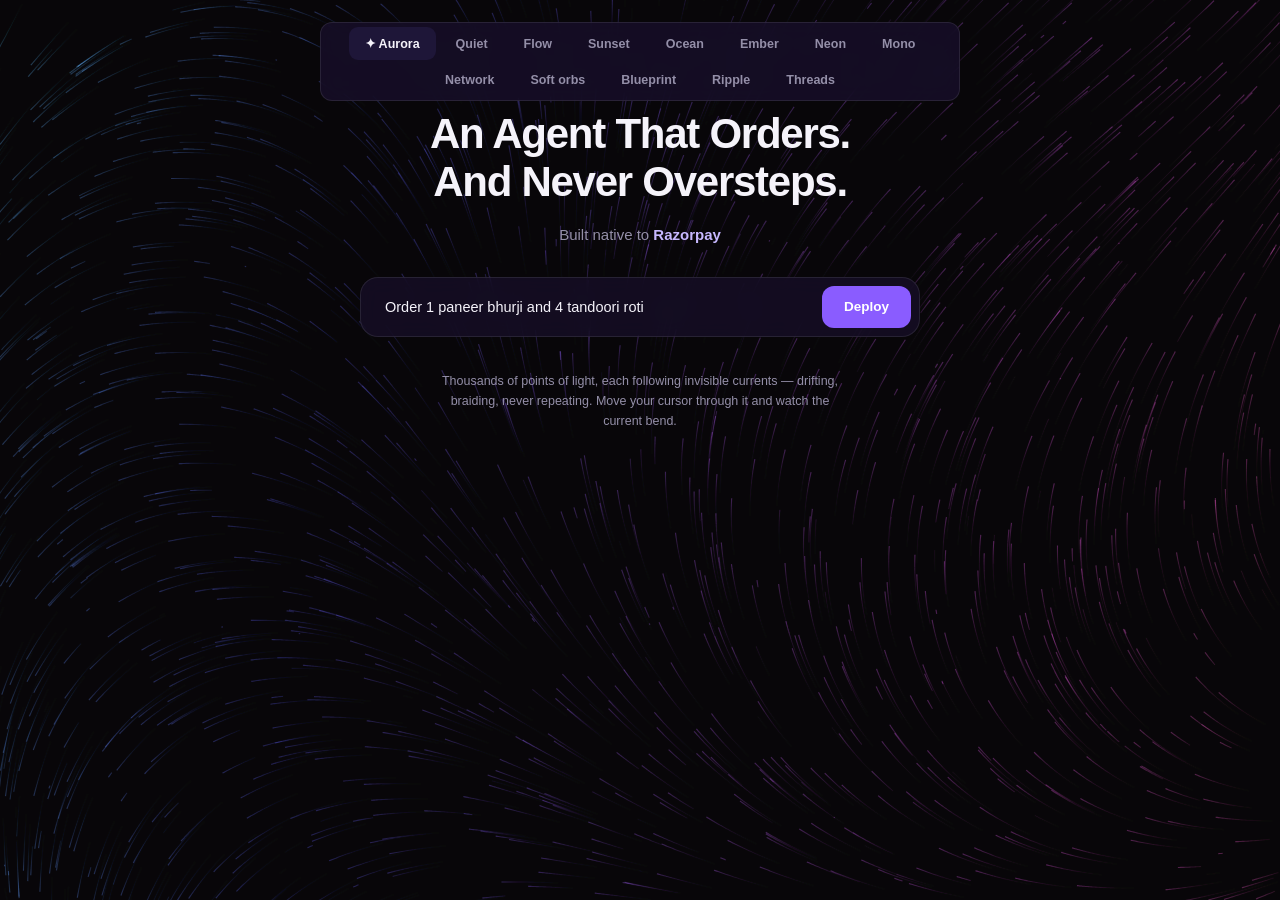
<file: amma-kitchen-agent/design/reference_background.html>
<!DOCTYPE html>
<html lang="en">
<head>
<meta charset="UTF-8">
<meta name="viewport" content="width=device-width, initial-scale=1">
<title>Amma's Kitchen — Background Options</title>
<style>
  :root{
    --bg:#0A0714; --card:#170F28; --card-2:#1E1638; --line:rgba(255,255,255,0.09);
    --ink:#F5F3FA; --muted:#948FA8; --violet:#8A5CFF; --lilac:#C7B8FF; --amber:#FFB020;
    --font: -apple-system, BlinkMacSystemFont, 'Segoe UI', Roboto, sans-serif;
    --font-mono: ui-monospace, 'SF Mono', Consolas, monospace;
  }
  *{box-sizing:border-box;}
  html,body{ margin:0; background:var(--bg); height:100%; }
  body{ color:var(--ink); font-family:var(--font); position:relative; overflow-x:hidden; }
  #bgCanvas{ position:fixed; inset:0; z-index:0; display:block; }

  .switcher{
    position:fixed; top:22px; left:50%; transform:translateX(-50%); z-index:5;
    display:flex; flex-wrap:wrap; justify-content:center; max-width:92vw; gap:4px; background:rgba(23,15,40,0.85); backdrop-filter:blur(10px);
    border:1px solid var(--line); border-radius:12px; padding:4px;
  }
  .switcher button{
    font-family:var(--font); font-size:12.5px; font-weight:600; color:var(--muted);
    background:transparent; border:none; padding:9px 16px; border-radius:9px; cursor:pointer;
  }
  .switcher button.active{ background:var(--card-2); color:var(--ink); }

  .content{ position:relative; z-index:1; max-width:900px; margin:0 auto; padding:110px 32px 60px; text-align:center; }
  h1{ font-size:42px; font-weight:800; letter-spacing:-0.03em; line-height:1.15; margin:0 0 16px; }
  .sub{ font-size:15px; color:var(--muted); max-width:480px; margin:0 auto 30px; line-height:1.6; }
  .sub b{ color:var(--lilac); }
  .order-card{
    display:inline-flex; gap:8px; background:rgba(23,15,40,0.75); backdrop-filter:blur(10px);
    border:1px solid var(--line); border-radius:18px; padding:8px; max-width:560px; width:100%;
  }
  .order-card input{ flex:1; background:transparent; border:none; color:var(--ink); font-size:14.5px; padding:13px 16px; font-family:var(--font); }
  .order-card input:focus{ outline:none; }
  .order-card button{ background:var(--violet); border:none; color:#fff; border-radius:12px; padding:0 22px; font-weight:800; font-size:13.5px; cursor:pointer; }
  .caption{ margin-top:34px; font-size:12.5px; color:var(--muted); max-width:420px; margin-left:auto; margin-right:auto; line-height:1.6; }
</style>
</head>
<body>

  <canvas id="bgCanvas"></canvas>

  <div class="switcher">
    <button class="active" onclick="setMode('aurora', this)">✦ Aurora</button>
    <button onclick="setMode('quiet', this)">Quiet</button>
    <button onclick="setMode('flow', this)">Flow</button>
    <button onclick="setMode('flowSunset', this)">Sunset</button>
    <button onclick="setMode('flowOcean', this)">Ocean</button>
    <button onclick="setMode('flowEmber', this)">Ember</button>
    <button onclick="setMode('flowNeon', this)">Neon</button>
    <button onclick="setMode('flowMono', this)">Mono</button>
    <button onclick="setMode('network', this)">Network</button>
    <button onclick="setMode('orbs', this)">Soft orbs</button>
    <button onclick="setMode('blueprint', this)">Blueprint</button>
    <button onclick="setMode('ripple', this)">Ripple</button>
    <button onclick="setMode('threads', this)">Threads</button>
  </div>

  <div class="content">
    <h1>An Agent That Orders.<br>And Never Oversteps.</h1>
    <div class="sub">Built native to <b>Razorpay</b></div>
    <div class="order-card">
      <input value="Order 1 paneer bhurji and 4 tandoori roti">
      <button>Deploy</button>
    </div>
    <div class="caption" id="caption">Thousands of points of light, each following invisible currents — drifting, braiding, never repeating. Move your cursor through it and watch the current bend.</div>
  </div>

<script>
  const canvas = document.getElementById('bgCanvas');
  const ctx = canvas.getContext('2d');
  let w, h;
  function resize(){ w = canvas.width = innerWidth; h = canvas.height = innerHeight; }
  resize(); addEventListener('resize', resize);
  let mouse = { x:-9999, y:-9999 };
  addEventListener('mousemove', e=>{ mouse.x=e.clientX; mouse.y=e.clientY; });

  const reduced = matchMedia('(prefers-reduced-motion: reduce)').matches;
  let mode = 'aurora';
  const captions = {
    aurora: "Thousands of points of light, each following invisible currents — drifting, braiding, never repeating. Move your cursor through it and watch the current bend.",
    network: "A live network of buyer and merchant agents — amber sparks are orders settling. Move your cursor through it.",
    ripple: "Every order sends a ripple through the grid. Move your cursor — it's your own agent, touching the network.",
    threads: "Three threads: the buyer's request, the negotiation, the settlement — always moving, never tangled.",
    quiet: "Quiet by default — one soft light follows your cursor, like your own agent quietly present, never overstepping.",
    blueprint: "A faint engineering grid — precise, structured, occasionally scanned. This is what 'bounded and gated' looks like as a surface.",
    orbs: "Soft, overlapping fields of light drifting slowly. Warmer and more organic than Quiet, still nothing competing for attention.",
    flow: "Five colors flowing and blending across the whole screen — violet into magenta into blue into teal. Nothing sharp, nothing sudden.",
    flowSunset: "Sunset — amber, rose and deep plum bleeding into each other. Warm, human, less 'tech company'.",
    flowOcean: "Ocean — deep navy through teal to aqua. Cool and calm; the most 'trustworthy fintech' of the set.",
    flowEmber: "Ember — coals and gold on near-black. Rich and warm, and it makes anything white on top of it pop hard.",
    flowNeon: "Neon — hot pink, cyan and violet at full saturation. The loudest option here. Confident, but it will compete with your UI.",
    flowMono: "Mono — a single violet, five depths of it. No color mixing at all, just light and shadow. The most restrained, and it never clashes with anything you put on top."
  };
  function setMode(m, btn){
    mode = m;
    if(typeof aurPrimed !== 'undefined') aurPrimed = false;
    document.getElementById('caption').textContent = captions[m];
    btn.parentElement.querySelectorAll('button').forEach(b=>b.classList.remove('active'));
    btn.classList.add('active');
  }

  /* ---------------- MODE 1: network (nodes + links + settlement pulses) ---------------- */
  const NODE_COUNT = reduced ? 0 : 68, LINK_DIST = 130;
  const nodes = [];
  for(let i=0;i<NODE_COUNT;i++) nodes.push({ x:Math.random()*w, y:Math.random()*h, vx:(Math.random()-0.5)*0.22, vy:(Math.random()-0.5)*0.22, r:1.3+Math.random()*1.3 });
  const pulses = [], bursts = [];
  function spawnPulse(){
    if(Math.random()<0.018 && nodes.length>1){
      const a = nodes[(Math.random()*nodes.length)|0];
      let best=null,bestD=Infinity;
      for(const n of nodes){ if(n===a) continue; const d=Math.hypot(n.x-a.x,n.y-a.y); if(d<LINK_DIST && d<bestD){bestD=d;best=n;} }
      if(best) pulses.push({a,b:best,t:0,dur:650+Math.random()*450});
    }
  }
  function drawNetwork(){
    for(const n of nodes){
      n.x+=n.vx; n.y+=n.vy;
      if(n.x<0||n.x>w) n.vx*=-1; if(n.y<0||n.y>h) n.vy*=-1;
      const dx=mouse.x-n.x, dy=mouse.y-n.y, d=Math.hypot(dx,dy);
      if(d<160){ n.x+=dx*0.0018; n.y+=dy*0.0018; }
    }
    for(let i=0;i<nodes.length;i++) for(let j=i+1;j<nodes.length;j++){
      const a=nodes[i], b=nodes[j], d=Math.hypot(a.x-b.x,a.y-b.y);
      if(d<LINK_DIST){ ctx.strokeStyle=`rgba(167,139,250,${(1-d/LINK_DIST)*0.32})`; ctx.lineWidth=1; ctx.beginPath(); ctx.moveTo(a.x,a.y); ctx.lineTo(b.x,b.y); ctx.stroke(); }
    }
    for(const n of nodes){
      const dm=Math.hypot(mouse.x-n.x,mouse.y-n.y), glow=dm<160?(1-dm/160):0;
      ctx.beginPath(); ctx.fillStyle = glow>0?`rgba(199,184,255,${0.55+glow*0.45})`:'rgba(138,92,255,0.5)';
      ctx.arc(n.x,n.y,n.r+glow*1.6,0,Math.PI*2); ctx.fill();
    }
    spawnPulse();
    for(let i=pulses.length-1;i>=0;i--){
      const p=pulses[i]; p.t+=16; const f=Math.min(1,p.t/p.dur);
      const x=p.a.x+(p.b.x-p.a.x)*f, y=p.a.y+(p.b.y-p.a.y)*f;
      ctx.beginPath(); ctx.fillStyle='#FFB020'; ctx.arc(x,y,2.6,0,Math.PI*2); ctx.fill();
      ctx.beginPath(); ctx.fillStyle='rgba(255,176,32,0.22)'; ctx.arc(x,y,6,0,Math.PI*2); ctx.fill();
      if(f>=1){ bursts.push({x:p.b.x,y:p.b.y,t:0}); pulses.splice(i,1); }
    }
    for(let i=bursts.length-1;i>=0;i--){
      const b=bursts[i]; b.t+=16; const bf=b.t/320;
      if(bf>=1){ bursts.splice(i,1); continue; }
      ctx.beginPath(); ctx.strokeStyle=`rgba(255,176,32,${1-bf})`; ctx.lineWidth=1.5; ctx.arc(b.x,b.y,3+bf*15,0,Math.PI*2); ctx.stroke();
    }
  }

  /* ---------------- MODE 2: ripple grid ---------------- */
  const GRID_GAP = 46;
  const gridDots = [];
  function buildGrid(){
    gridDots.length = 0;
    for(let x=GRID_GAP/2; x<w; x+=GRID_GAP) for(let y=GRID_GAP/2; y<h; y+=GRID_GAP) gridDots.push({x,y});
  }
  buildGrid(); addEventListener('resize', buildGrid);
  const ripples = [];
  let lastAutoRipple = 0, lastMouseRipple = 0;
  function drawRipple(now){
    if(!reduced && now - lastAutoRipple > 2600){
      ripples.push({ x:Math.random()*w, y:Math.random()*h, start:now, life:2200 });
      lastAutoRipple = now;
    }
    if(now - lastMouseRipple > 550 && mouse.x > 0){
      ripples.push({ x:mouse.x, y:mouse.y, start:now, life:1500 });
      lastMouseRipple = now;
    }
    for(let i=ripples.length-1;i>=0;i--) if(now - ripples[i].start > ripples[i].life) ripples.splice(i,1);
    for(const d of gridDots){
      let boost = 0;
      for(const r of ripples){
        const age = now - r.start, f = age / r.life;
        const radius = f * Math.max(w,h) * 0.5;
        const dist = Math.hypot(d.x-r.x, d.y-r.y);
        const band = Math.abs(dist - radius);
        if(band < 40) boost = Math.max(boost, (1-f) * (1 - band/40));
      }
      const size = 1.1 + boost*2.6;
      ctx.beginPath();
      ctx.fillStyle = boost>0.05 ? `rgba(199,184,255,${0.25+boost*0.7})` : 'rgba(138,92,255,0.22)';
      ctx.arc(d.x, d.y, size, 0, Math.PI*2); ctx.fill();
    }
  }

  /* ---------------- MODE 3: silk threads ---------------- */
  const THREADS = [
    { baseY:0.32, amp:34, freq:0.0026, speed:0.010, color:'138,92,255' },
    { baseY:0.5,  amp:46, freq:0.0019, speed:0.007, color:'199,184,255' },
    { baseY:0.68, amp:28, freq:0.0031, speed:0.013, color:'255,176,32' },
  ];
  let threadPhase = 0;
  function drawThreads(){
    threadPhase += reduced ? 0 : 1;
    for(const t of THREADS){
      const baseY = h * t.baseY;
      ctx.beginPath();
      for(let x=0; x<=w; x+=6){
        const y = baseY + Math.sin(x*t.freq + threadPhase*t.speed) * t.amp
                 + Math.sin(x*t.freq*2.3 + threadPhase*t.speed*1.7) * (t.amp*0.25);
        if(x===0) ctx.moveTo(x,y); else ctx.lineTo(x,y);
      }
      ctx.strokeStyle = `rgba(${t.color},0.5)`; ctx.lineWidth = 1.6; ctx.stroke();
      ctx.strokeStyle = `rgba(${t.color},0.12)`; ctx.lineWidth = 7; ctx.stroke();
    }
  }

  /* ---------------- MODE 4: quiet — visible but calm, no interactivity ---------------- */
  function makeNoiseTile(size){
    const c = document.createElement('canvas'); c.width = c.height = size;
    const tctx = c.getContext('2d');
    const img = tctx.createImageData(size, size);
    for(let i=0;i<img.data.length;i+=4){
      const v = Math.random()*255;
      img.data[i]=v; img.data[i+1]=v; img.data[i+2]=v;
      img.data[i+3] = Math.random()*26; // visible grain, still textural not flashy
    }
    tctx.putImageData(img,0,0);
    return c;
  }
  const noiseTile = makeNoiseTile(140);
  const noisePattern = ctx.createPattern(noiseTile, 'repeat');
  let quietT = 0;
  let followX = -9999, followY = -9999;
  function drawQuiet(){
    quietT += reduced ? 0 : 0.006;
    ctx.fillStyle = '#0A0714';
    ctx.fillRect(0,0,w,h);
    const g1x = w*0.25 + Math.sin(quietT)*70, g1y = h*0.2 + Math.cos(quietT*0.8)*50;
    const g2x = w*0.75 + Math.sin(quietT*0.7+2)*70, g2y = h*0.7 + Math.cos(quietT*0.6+1)*50;
    let g = ctx.createRadialGradient(g1x,g1y,0,g1x,g1y, Math.max(w,h)*0.55);
    g.addColorStop(0,'rgba(138,92,255,0.22)'); g.addColorStop(1,'rgba(138,92,255,0)');
    ctx.fillStyle = g; ctx.fillRect(0,0,w,h);
    g = ctx.createRadialGradient(g2x,g2y,0,g2x,g2y, Math.max(w,h)*0.5);
    g.addColorStop(0,'rgba(78,161,255,0.16)'); g.addColorStop(1,'rgba(78,161,255,0)');
    ctx.fillStyle = g; ctx.fillRect(0,0,w,h);

    /* cursor-following glow — "your own agent," quietly present, never demanding attention */
    if(mouse.x > 0){
      if(reduced){ followX = mouse.x; followY = mouse.y; }
      else { followX += (mouse.x-followX)*0.045; followY += (mouse.y-followY)*0.045; }
      const cg = ctx.createRadialGradient(followX,followY,0,followX,followY,230);
      cg.addColorStop(0,'rgba(199,184,255,0.16)'); cg.addColorStop(1,'rgba(199,184,255,0)');
      ctx.fillStyle = cg; ctx.fillRect(0,0,w,h);
    }

    ctx.fillStyle = noisePattern; ctx.fillRect(0,0,w,h);
    const vg = ctx.createRadialGradient(w/2,h/2,Math.min(w,h)*0.25,w/2,h/2,Math.max(w,h)*0.75);
    vg.addColorStop(0,'rgba(0,0,0,0)'); vg.addColorStop(1,'rgba(0,0,0,0.4)');
    ctx.fillStyle = vg; ctx.fillRect(0,0,w,h);
  }

  /* ---------------- MODE 5: blueprint — faint technical grid with a slow scan line ---------------- */
  const BP_GAP = 52;
  let scanY = -200, scanActive = false, lastScan = 0;
  function drawBlueprint(now){
    ctx.fillStyle = '#0A0714'; ctx.fillRect(0,0,w,h);
    ctx.strokeStyle = 'rgba(138,92,255,0.07)'; ctx.lineWidth = 1;
    for(let x=0; x<w; x+=BP_GAP){ ctx.beginPath(); ctx.moveTo(x,0); ctx.lineTo(x,h); ctx.stroke(); }
    for(let y=0; y<h; y+=BP_GAP){ ctx.beginPath(); ctx.moveTo(0,y); ctx.lineTo(w,y); ctx.stroke(); }
    // soft highlight near cursor, on the grid lines only
    if(mouse.x > 0){
      const cg = ctx.createRadialGradient(mouse.x,mouse.y,0,mouse.x,mouse.y,180);
      cg.addColorStop(0,'rgba(199,184,255,0.10)'); cg.addColorStop(1,'rgba(199,184,255,0)');
      ctx.fillStyle = cg; ctx.fillRect(0,0,w,h);
    }
    // occasional slow vertical scan line
    if(!reduced){
      if(now - lastScan > 7000 && !scanActive){ scanActive = true; scanY = -100; lastScan = now; }
      if(scanActive){
        const g = ctx.createLinearGradient(0,scanY-80,0,scanY+80);
        g.addColorStop(0,'rgba(78,161,255,0)'); g.addColorStop(0.5,'rgba(78,161,255,0.06)'); g.addColorStop(1,'rgba(78,161,255,0)');
        ctx.fillStyle = g; ctx.fillRect(0,scanY-80,w,160);
        scanY += 2.2;
        if(scanY > h+100) scanActive = false;
      }
    }
    const vg = ctx.createRadialGradient(w/2,h/2,Math.min(w,h)*0.3,w/2,h/2,Math.max(w,h)*0.75);
    vg.addColorStop(0,'rgba(0,0,0,0)'); vg.addColorStop(1,'rgba(0,0,0,0.4)');
    ctx.fillStyle = vg; ctx.fillRect(0,0,w,h);
  }

  /* ---------------- MODE 6: soft orbs — warm overlapping bokeh, very slow ---------------- */
  const ORBS = [
    { x:0.2, y:0.3, r:0.34, color:'138,92,255', speed:0.005, phase:0 },
    { x:0.75,y:0.25,r:0.30, color:'255,176,32', speed:0.004, phase:2 },
    { x:0.6, y:0.75,r:0.36, color:'78,161,255', speed:0.006, phase:4 },
    { x:0.25,y:0.7, r:0.26, color:'199,184,255',speed:0.0045,phase:1 },
  ];
  let orbT = 0;
  function drawOrbs(){
    orbT += reduced ? 0 : 1;
    ctx.fillStyle = '#0A0714'; ctx.fillRect(0,0,w,h);
    for(const o of ORBS){
      const x = w*o.x + Math.sin(orbT*o.speed+o.phase)*60;
      const y = h*o.y + Math.cos(orbT*o.speed*0.8+o.phase)*40;
      const r = Math.max(w,h)*o.r;
      const g = ctx.createRadialGradient(x,y,0,x,y,r);
      g.addColorStop(0, `rgba(${o.color},0.20)`); g.addColorStop(1, `rgba(${o.color},0)`);
      ctx.fillStyle = g; ctx.fillRect(0,0,w,h);
    }
    ctx.fillStyle = noisePattern; ctx.fillRect(0,0,w,h);
    const vg = ctx.createRadialGradient(w/2,h/2,Math.min(w,h)*0.25,w/2,h/2,Math.max(w,h)*0.75);
    vg.addColorStop(0,'rgba(0,0,0,0)'); vg.addColorStop(1,'rgba(0,0,0,0.4)');
    ctx.fillStyle = vg; ctx.fillRect(0,0,w,h);
  }

  /* ---------------- MODE 7: flow — full-screen blending color mesh, additive light mixing ---------------- */
  const FLOW_PALETTES = {
    flow: { bg:'#0A0714', colors:['138,92,255','232,95,255','78,161,255','52,226,210','167,139,250'] },
    flowSunset: { bg:'#140A11', colors:['255,138,76','255,94,142','186,85,211','255,183,94','132,68,180'] },
    flowOcean: { bg:'#040E18', colors:['32,86,196','52,226,210','78,161,255','24,178,168','120,200,255'] },
    flowEmber: { bg:'#120705', colors:['255,94,58','255,163,44','214,52,64','255,206,92','150,40,80'] },
    flowNeon: { bg:'#0A0518', colors:['255,52,164','52,226,255','168,84,255','255,120,220','96,255,214'] },
    flowMono: { bg:'#0A0714', colors:['138,92,255','108,66,220','167,139,250','76,44,168','199,184,255'] },
  };
  const MESH_POS = [
    { bx:0.15, by:0.22, r:0.62 },
    { bx:0.85, by:0.18, r:0.58 },
    { bx:0.5,  by:0.55, r:0.66 },
    { bx:0.18, by:0.82, r:0.56 },
    { bx:0.82, by:0.8,  r:0.6  },
  ];
  let flowT = 0;
  function drawFlow(){
    const pal = FLOW_PALETTES[mode] || FLOW_PALETTES.flow;
    flowT += reduced ? 0 : 0.0032;
    ctx.fillStyle = pal.bg;
    ctx.fillRect(0,0,w,h);
    ctx.globalCompositeOperation = 'lighter';
    for(let i=0;i<MESH_POS.length;i++){
      const o = MESH_POS[i];
      const col = pal.colors[i];
      const x = w*o.bx + Math.sin(flowT*0.9 + i*1.4)*130 + Math.cos(flowT*1.4 + i)*70;
      const y = h*o.by + Math.cos(flowT*0.7 + i*2.0)*110 + Math.sin(flowT*1.1 + i*0.8)*70;
      const r = Math.max(w,h) * o.r;
      const g = ctx.createRadialGradient(x,y,0,x,y,r);
      g.addColorStop(0, `rgba(${col},0.16)`);
      g.addColorStop(1, `rgba(${col},0)`);
      ctx.fillStyle = g;
      ctx.fillRect(0,0,w,h);
    }
    ctx.globalCompositeOperation = 'source-over';
  }

  /* ---------------- MODE 8: AURORA — flow-field light streams ----------------
     Thousands of particles each read an invisible vector field and move along it,
     leaving glowing trails. The field itself slowly morphs, so the currents braid
     and reshape forever without ever repeating. Cursor bends the field locally. */
  const AUR_COUNT = reduced ? 0 : 1500;
  const aurP = [];
  function initAurora(){
    aurP.length = 0;
    for(let i=0;i<AUR_COUNT;i++){
      aurP.push({ x:Math.random()*w, y:Math.random()*h, life:Math.random()*260 });
    }
  }
  initAurora();
  addEventListener('resize', initAurora);
  let aurT = 0;
  let aurPrimed = false;

  function fieldAngle(x,y,t){
    return (Math.sin(x*0.0016 + t*0.30)
          + Math.cos(y*0.0019 - t*0.25)
          + Math.sin((x+y)*0.0011 + t*0.40)) * 1.9;
  }

  function drawAurora(){
    if(!aurPrimed){ ctx.fillStyle='#08060F'; ctx.fillRect(0,0,w,h); aurPrimed = true; }
    // soft fade instead of clearing — this is what creates the glowing trails
    ctx.fillStyle = 'rgba(8,6,15,0.052)';
    ctx.fillRect(0,0,w,h);

    aurT += reduced ? 0 : 0.0018;
    ctx.globalCompositeOperation = 'lighter';
    ctx.lineWidth = 1.1;

    for(const p of aurP){
      let a = fieldAngle(p.x, p.y, aurT);

      // cursor bends the current nearby — a swirl, not a push
      if(mouse.x > 0){
        const dx = p.x-mouse.x, dy = p.y-mouse.y, d = Math.hypot(dx,dy);
        if(d < 260){ a += (1 - d/260) * 2.2; }
      }

      const px = p.x, py = p.y;
      p.x += Math.cos(a) * 1.45;
      p.y += Math.sin(a) * 1.45;
      p.life--;

      // palette drifts across the screen: teal → blue → violet → magenta
      const hue = 196 + (p.x/w)*104 + Math.sin(p.y*0.0022 + aurT*2.4)*22;
      ctx.strokeStyle = `hsla(${hue}, 92%, 66%, 0.30)`;
      ctx.beginPath(); ctx.moveTo(px,py); ctx.lineTo(p.x,p.y); ctx.stroke();

      if(p.life < 0 || p.x < -20 || p.x > w+20 || p.y < -20 || p.y > h+20){
        p.x = Math.random()*w; p.y = Math.random()*h; p.life = 120 + Math.random()*260;
      }
    }
    ctx.globalCompositeOperation = 'source-over';
  }

  function loop(now){
    if(mode==='aurora'){ drawAurora(); requestAnimationFrame(loop); return; }
    if(mode==='quiet'){ drawQuiet(); requestAnimationFrame(loop); return; }
    if(mode==='blueprint'){ drawBlueprint(now||0); requestAnimationFrame(loop); return; }
    if(mode==='orbs'){ drawOrbs(); requestAnimationFrame(loop); return; }
    if(FLOW_PALETTES[mode]){ drawFlow(); requestAnimationFrame(loop); return; }
    ctx.clearRect(0,0,w,h);
    if(mode==='network') drawNetwork();
    else if(mode==='ripple') drawRipple(now||0);
    else drawThreads();
    requestAnimationFrame(loop);
  }
  requestAnimationFrame(loop);
</script>
</body>
</html>
</file>
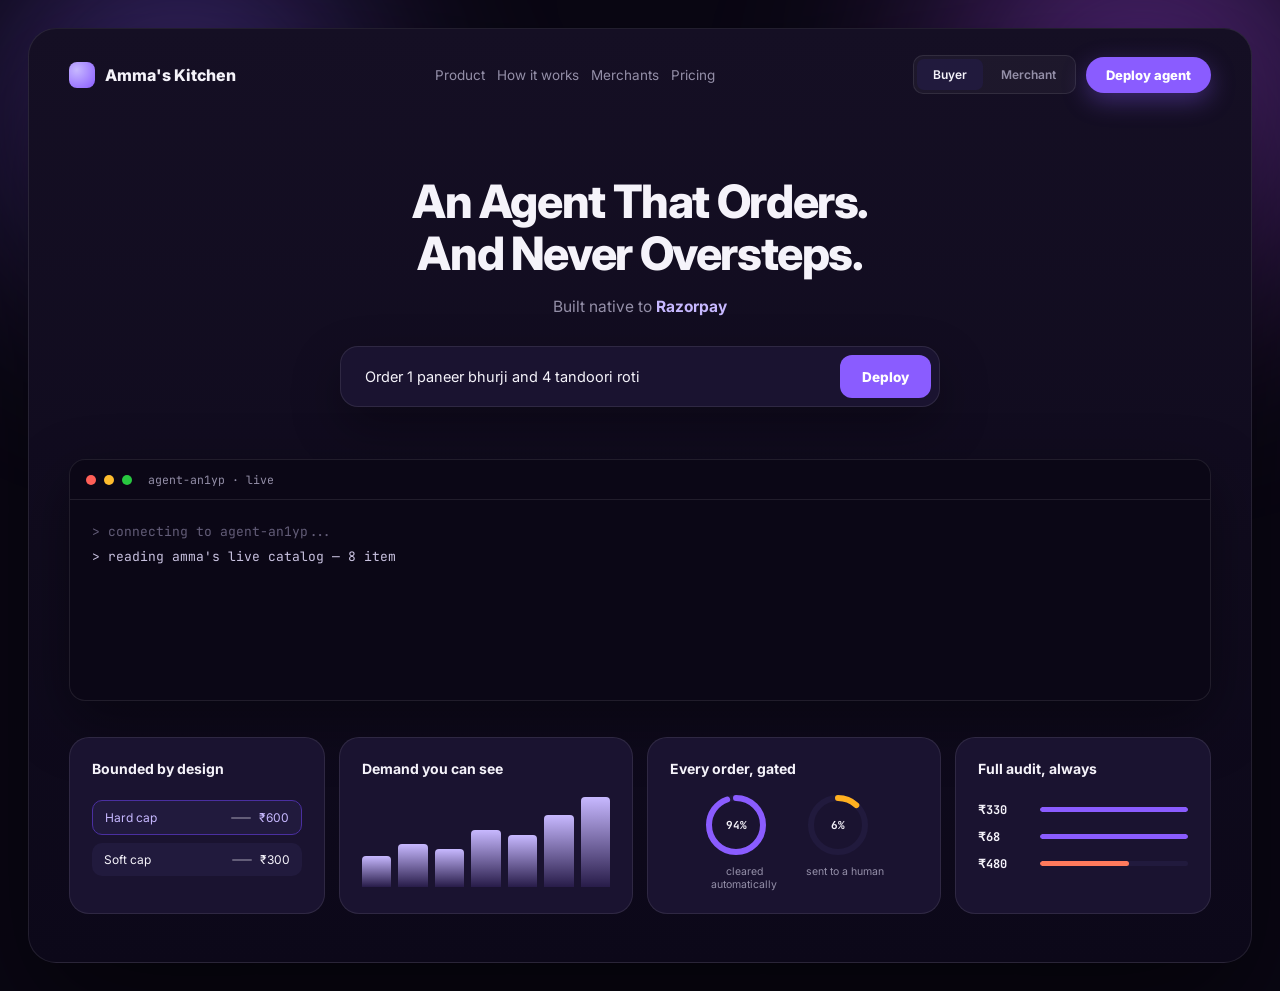
<file: amma-kitchen-agent/design/reference_mockup.html>
<!DOCTYPE html>
<html lang="en">
<head>
<meta charset="UTF-8">
<meta name="viewport" content="width=device-width, initial-scale=1">
<title>Amma's Kitchen — Direction 5: Motion + Terminal</title>
<link rel="preconnect" href="https://fonts.googleapis.com">
<link rel="preconnect" href="https://fonts.gstatic.com" crossorigin>
<link href="https://fonts.googleapis.com/css2?family=Inter:wght@400;500;600;700;800&family=JetBrains+Mono:wght@400;500;600&display=swap" rel="stylesheet">
<style>
  :root{
    --bg:#0A0714;
    --frame:#150F24;
    --card:#1A1330;
    --card-2:#211A3D;
    --line:rgba(255,255,255,0.09);
    --ink:#F5F3FA;
    --muted:#948FA8;
    --muted-2:#635D78;
    --violet:#8A5CFF;
    --violet-dim:#4A2FA0;
    --lilac:#C7B8FF;
    --amber:#FFB020;
    --coral:#FF7A5C;
    --green:#3DE8A0;
    --font: 'Inter', -apple-system, BlinkMacSystemFont, sans-serif;
    --font-mono: 'JetBrains Mono', ui-monospace, 'SF Mono', Consolas, monospace;
  }
  *{box-sizing:border-box;}
  html,body{ margin:0; background:var(--bg); }
  body{
    color:var(--ink); font-family:var(--font); -webkit-font-smoothing:antialiased;
    padding:28px; position:relative; overflow-x:hidden;
  }

  .aurora{ position:fixed; inset:0; z-index:0; overflow:hidden; pointer-events:none; }
  .blob{ position:absolute; border-radius:50%; filter:blur(80px); opacity:0.55; mix-blend-mode:screen; }
  .blob-1{ width:520px; height:520px; top:-140px; left:-80px; background:radial-gradient(circle, #8A5CFF, transparent 70%); animation:drift1 22s ease-in-out infinite; }
  .blob-2{ width:600px; height:600px; top:-200px; right:-160px; background:radial-gradient(circle, #B34FFF, transparent 70%); animation:drift2 27s ease-in-out infinite; }
  .blob-3{ width:480px; height:480px; bottom:-220px; left:20%; background:radial-gradient(circle, #4EA1FF, transparent 70%); animation:drift3 31s ease-in-out infinite; }
  @keyframes drift1{ 0%,100%{ transform:translate(0,0) scale(1); } 50%{ transform:translate(60px,40px) scale(1.15); } }
  @keyframes drift2{ 0%,100%{ transform:translate(0,0) scale(1); } 50%{ transform:translate(-50px,60px) scale(1.1); } }
  @keyframes drift3{ 0%,100%{ transform:translate(0,0) scale(1); } 50%{ transform:translate(40px,-50px) scale(1.2); } }

  .frame{
    position:relative; z-index:1; max-width:1340px; margin:0 auto;
    background:linear-gradient(180deg, var(--frame), #0C0819);
    border:1px solid var(--line); border-radius:28px; overflow:hidden;
    box-shadow:0 50px 120px rgba(0,0,0,0.55);
  }

  .topbar{ display:flex; align-items:center; justify-content:space-between; padding:26px 40px; position:relative; z-index:2; }
  .brand{ display:flex; align-items:center; gap:10px; font-weight:800; font-size:16px; }
  .brand-mark{ width:26px;height:26px;border-radius:8px; background:radial-gradient(circle at 30% 30%, var(--lilac), var(--violet)); }
  .navlinks{ display:flex; gap:30px; font-size:13.5px; color:var(--muted); }
  .role-toggle{ display:flex; background:rgba(255,255,255,0.04); border:1px solid var(--line); border-radius:10px; padding:3px; gap:2px; }
  .role-toggle button{ font-family:var(--font); font-size:12px; border:none; background:transparent; color:var(--muted); padding:8px 16px; border-radius:7px; cursor:pointer; font-weight:600; }
  .role-toggle button.active{ background:var(--card-2); color:var(--ink); }
  .btn-solid{ background:var(--violet); border:none; color:#fff; border-radius:999px; padding:10px 20px; font-size:13px; font-weight:800; cursor:pointer; box-shadow:0 8px 24px rgba(138,92,255,0.35); font-family:var(--font); }

  .view{ display:none; } .view.active{ display:block; }

  .hero{ position:relative; padding:56px 40px 0; text-align:center; }
  h1{ font-size:46px; font-weight:800; letter-spacing:-0.03em; line-height:1.12; margin:0 0 18px; }
  h1 span{ display:inline-block; opacity:0; filter:blur(8px); animation:blurIn 0.7s ease forwards; }
  @keyframes blurIn{ to{ opacity:1; filter:blur(0); } }
  .sub{ font-size:15.5px; color:var(--muted); margin-bottom:30px; opacity:0; animation:fadeUp 0.6s ease 0.9s forwards; }
  .sub b{ color:var(--lilac); font-weight:700; }
  @keyframes fadeUp{ from{ opacity:0; transform:translateY(8px); } to{ opacity:1; transform:translateY(0); } }

  .order-card{
    display:inline-flex; gap:8px; background:var(--card); border:1px solid var(--line); border-radius:18px;
    padding:8px; max-width:600px; width:100%; box-shadow:0 20px 50px rgba(0,0,0,0.3);
    opacity:0; animation:fadeUp 0.6s ease 1.1s forwards;
  }
  .order-card input{ flex:1; background:transparent; border:none; color:var(--ink); font-size:14.5px; padding:13px 16px; font-family:var(--font); }
  .order-card input:focus{ outline:none; }
  .order-card button{ background:var(--violet); border:none; color:#fff; border-radius:12px; padding:0 22px; font-weight:800; font-size:13.5px; cursor:pointer; font-family:var(--font); }

  .terminal-wrap{ padding:52px 40px 0; position:relative; z-index:2; }
  .terminal{
    background:#0B0716; border:1px solid var(--line); border-radius:16px; overflow:hidden;
    box-shadow:0 20px 60px rgba(0,0,0,0.4); max-width:100%;
  }
  .term-head{ display:flex; align-items:center; gap:8px; padding:12px 16px; border-bottom:1px solid var(--line); }
  .term-dot{ width:10px;height:10px;border-radius:50%; }
  .term-head .t1{ background:#FF5F57; } .term-head .t2{ background:#FEBC2E; } .term-head .t3{ background:#28C840; }
  .term-title{ margin-left:8px; font-family:var(--font-mono); font-size:11.5px; color:var(--muted); }
  .term-body{ padding:20px 22px; font-family:var(--font-mono); font-size:13px; line-height:1.9; min-height:200px; color:#C9C2E0; }
  .term-line{ white-space:pre-wrap; }
  .term-ok{ color:var(--green); }
  .term-warn{ color:var(--amber); }
  .term-dim{ color:var(--muted-2); }

  .bento{ display:grid; grid-template-columns:1fr 1.15fr 1.15fr 1fr; gap:14px; padding:36px 40px 48px; position:relative; z-index:2; }
  .bcard{
    background:var(--card); border:1px solid var(--line); border-radius:20px; padding:22px; display:flex; flex-direction:column;
    position:relative; overflow:hidden;
  }
  .bcard::before{
    content:''; position:absolute; inset:0; opacity:0; transition:opacity 0.25s;
    background:radial-gradient(280px circle at var(--mx,50%) var(--my,50%), rgba(255,255,255,0.09), transparent 60%);
  }
  .bcard:hover::before{ opacity:1; }
  .bcard h4{ font-size:14px; font-weight:700; margin:0 0 16px; position:relative; z-index:1; }
  .bwidget{ flex:1; display:flex; align-items:center; justify-content:center; position:relative; z-index:1; }

  .cap-row{ display:flex; align-items:center; gap:8px; background:var(--card-2); border-radius:10px; padding:9px 12px; margin-bottom:8px; font-size:12px; }
  .cap-row.on{ border:1px solid var(--violet-dim); color:var(--lilac); }
  .cap-row .dash{ margin-left:auto; width:20px; height:2px; background:var(--muted-2); border-radius:2px; }

  .bars{ display:flex; align-items:flex-end; gap:7px; height:90px; width:100%; }
  .bars div{ flex:1; background:linear-gradient(180deg, var(--lilac), rgba(138,92,255,0.12)); border-radius:4px 4px 0 0; animation:grow 1.2s ease-out both; }
  @keyframes grow{ from{ transform:scaleY(0); transform-origin:bottom; } to{ transform:scaleY(1); } }

  .ring-row{ display:flex; gap:22px; justify-content:center; width:100%; }
  .pring{ position:relative; width:64px;height:64px; }
  .pring svg{ transform:rotate(-90deg); }
  .pring .pct{ position:absolute; inset:0; display:flex; align-items:center; justify-content:center; font-family:var(--font-mono); font-size:11px; font-weight:700; }
  .pring-label{ font-size:10.5px; color:var(--muted); text-align:center; margin-top:8px; max-width:80px; }

  .rowlist div.item{ display:flex; align-items:center; gap:10px; margin-bottom:11px; font-size:12px; }
  .rowlist .amt{ font-family:var(--font-mono); font-weight:700; width:52px; }
  .rowlist .bar{ flex:1; height:5px; background:var(--card-2); border-radius:3px; overflow:hidden; }
  .rowlist .bar div{ height:100%; background:var(--violet); border-radius:3px; }

  .m-wrap{ padding:44px 40px 60px; position:relative; z-index:2; }
  .stat-row{ display:grid; grid-template-columns:repeat(3,1fr); gap:14px; margin:28px 0 34px; }
  .statcard{ background:var(--card); border:1px solid var(--line); border-radius:18px; padding:20px 22px; }
  .statcard .num{ font-size:28px; font-weight:800; font-family:var(--font-mono); }
  .statcard .lbl{ font-size:11.5px; color:var(--muted); margin-top:4px; }
  .statcard.flag .num{ color:var(--coral); }

  .m-grid{ display:grid; grid-template-columns:1.3fr 1fr; gap:18px; }
  .decision{
    background:var(--card); border:1px solid var(--line); border-top:2px solid var(--coral); border-radius:18px; padding:22px 24px; margin-bottom:14px;
    position:relative; overflow:hidden;
  }
  .decision::before{ content:''; position:absolute; inset:0; opacity:0; transition:opacity 0.25s; background:radial-gradient(280px circle at var(--mx,50%) var(--my,50%), rgba(255,122,92,0.08), transparent 60%); }
  .decision:hover::before{ opacity:1; }
  .dc-top{ display:flex; justify-content:space-between; margin-bottom:10px; position:relative; z-index:1; }
  .dc-agent{ font-size:11.5px; color:var(--muted); font-family:var(--font-mono); }
  .dc-cart{ font-weight:700; font-size:15px; margin-top:2px; }
  .dc-total{ font-size:28px; font-weight:800; margin:6px 0 10px; position:relative; z-index:1; }
  .dc-reason{ font-size:12.5px; color:var(--muted); line-height:1.5; margin-bottom:16px; position:relative; z-index:1; }
  .dc-actions{ display:flex; gap:10px; position:relative; z-index:1; }
  .dc-actions button{ flex:1; padding:11px; border-radius:11px; font-weight:700; font-size:13px; cursor:pointer; border:none; font-family:var(--font); }
  .btn-approve{ background:var(--violet); color:#fff; }
  .btn-decline{ background:var(--card-2); color:var(--ink); }

  .log-card{ background:var(--card); border:1px solid var(--line); border-radius:18px; padding:20px 22px; }
  .log-title{ font-size:12.5px; font-weight:700; color:var(--muted); margin-bottom:12px; text-transform:uppercase; letter-spacing:0.05em; }
  .log-row{
    display:grid; grid-template-columns:50px 1fr 66px 84px; gap:10px; align-items:center; padding:9px 0; border-bottom:1px solid var(--line); font-size:12.5px;
    opacity:0; animation:slideIn 0.5s ease forwards;
  }
  .log-row:nth-child(2){ animation-delay:0.1s; } .log-row:nth-child(3){ animation-delay:0.2s; } .log-row:nth-child(4){ animation-delay:0.3s; }
  @keyframes slideIn{ from{ opacity:0; transform:translateX(-8px); } to{ opacity:1; transform:translateX(0); } }
  .log-row:last-child{ border:none; }
  .log-row .t{ font-family:var(--font-mono); color:var(--muted-2); font-size:10.5px; }
  .log-row .amt{ text-align:right; font-weight:700; }
  .pill{ font-size:10px; font-weight:800; padding:4px 9px; border-radius:999px; justify-self:end; text-transform:uppercase; }
  .pill.cleared{ background:rgba(138,92,255,0.15); color:var(--lilac); }
  .pill.blocked{ background:rgba(255,122,92,0.12); color:var(--coral); }
</style>
</head>
<body>

  <div class="aurora">
    <div class="blob blob-1"></div>
    <div class="blob blob-2"></div>
    <div class="blob blob-3"></div>
  </div>

  <div class="frame">
    <div class="topbar">
      <div class="brand"><div class="brand-mark"></div>Amma's Kitchen</div>
      <div class="navlinks">Product &nbsp; How it works &nbsp; Merchants &nbsp; Pricing</div>
      <div style="display:flex; gap:10px; align-items:center;">
        <div class="role-toggle">
          <button class="active" onclick="showView('buyer', this)">Buyer</button>
          <button onclick="showView('merchant', this)">Merchant</button>
        </div>
        <button class="btn-solid">Deploy agent</button>
      </div>
    </div>

    <div class="view active" id="buyerView">
      <div class="hero">
        <h1>
          <span style="animation-delay:0.05s">An</span> <span style="animation-delay:0.12s">Agent</span> <span style="animation-delay:0.19s">That</span> <span style="animation-delay:0.26s">Orders.</span><br>
          <span style="animation-delay:0.4s">And</span> <span style="animation-delay:0.47s">Never</span> <span style="animation-delay:0.54s">Oversteps.</span>
        </h1>
        <div class="sub">Built native to <b>Razorpay</b></div>
        <div class="order-card">
          <input value="Order 1 paneer bhurji and 4 tandoori roti">
          <button>Deploy</button>
        </div>
      </div>

      <div class="terminal-wrap">
        <div class="terminal">
          <div class="term-head">
            <div class="term-dot t1"></div><div class="term-dot t2"></div><div class="term-dot t3"></div>
            <div class="term-title">agent-an1yp · live</div>
          </div>
          <div class="term-body" id="termBody"></div>
        </div>
      </div>

      <div class="bento">
        <div class="bcard" onmousemove="spot(event,this)">
          <h4>Bounded by design</h4>
          <div class="bwidget">
            <div style="width:100%;">
              <div class="cap-row on">Hard cap <span class="dash"></span> ₹600</div>
              <div class="cap-row">Soft cap <span class="dash"></span> ₹300</div>
            </div>
          </div>
        </div>
        <div class="bcard" onmousemove="spot(event,this)">
          <h4>Demand you can see</h4>
          <div class="bwidget">
            <div class="bars">
              <div style="height:35%; animation-delay:0.05s;"></div>
              <div style="height:48%; animation-delay:0.1s;"></div>
              <div style="height:42%; animation-delay:0.15s;"></div>
              <div style="height:63%; animation-delay:0.2s;"></div>
              <div style="height:58%; animation-delay:0.25s;"></div>
              <div style="height:80%; animation-delay:0.3s;"></div>
              <div style="height:100%; animation-delay:0.35s;"></div>
            </div>
          </div>
        </div>
        <div class="bcard" onmousemove="spot(event,this)">
          <h4>Every order, gated</h4>
          <div class="bwidget">
            <div class="ring-row">
              <div>
                <div class="pring"><svg width="64" height="64"><circle cx="32" cy="32" r="27" stroke="#211A3D" stroke-width="6" fill="none"/><circle cx="32" cy="32" r="27" stroke="#8A5CFF" stroke-width="6" fill="none" stroke-dasharray="170" stroke-dashoffset="10" stroke-linecap="round"/></svg><div class="pct" id="pct1">0%</div></div>
                <div class="pring-label">cleared automatically</div>
              </div>
              <div>
                <div class="pring"><svg width="64" height="64"><circle cx="32" cy="32" r="27" stroke="#211A3D" stroke-width="6" fill="none"/><circle cx="32" cy="32" r="27" stroke="#FFB020" stroke-width="6" fill="none" stroke-dasharray="170" stroke-dashoffset="150" stroke-linecap="round"/></svg><div class="pct" id="pct2">0%</div></div>
                <div class="pring-label">sent to a human</div>
              </div>
            </div>
          </div>
        </div>
        <div class="bcard" onmousemove="spot(event,this)">
          <h4>Full audit, always</h4>
          <div class="bwidget">
            <div class="rowlist" style="width:100%;">
              <div class="item"><span class="amt">₹330</span><div class="bar"><div style="width:100%;"></div></div></div>
              <div class="item"><span class="amt">₹68</span><div class="bar"><div style="width:100%;"></div></div></div>
              <div class="item"><span class="amt">₹480</span><div class="bar"><div style="width:60%; background:var(--coral);"></div></div></div>
            </div>
          </div>
        </div>
      </div>
    </div>

    <div class="view" id="merchantView">
      <div class="m-wrap">
        <h1 style="font-size:34px; text-align:left;">Orders needing your decision</h1>
        <div class="sub" style="text-align:left; opacity:1; animation:none;">Everything inside your bounds already cleared on its own.</div>

        <div class="stat-row">
          <div class="statcard"><div class="num" id="statRev">₹0</div><div class="lbl">Today's revenue</div></div>
          <div class="statcard"><div class="num" id="statAgents">0</div><div class="lbl">Active agents</div></div>
          <div class="statcard flag"><div class="num">1</div><div class="lbl">Waiting on you</div></div>
        </div>

        <div class="m-grid">
          <div class="decision" onmousemove="spot(event,this)">
            <div class="dc-top">
              <div><div class="dc-agent">agent-an1yp</div><div class="dc-cart">2× Veg Thali</div></div>
            </div>
            <div class="dc-total">₹480</div>
            <div class="dc-reason">Crosses your ₹400 confirm threshold. Payment is already captured — declining refunds it automatically.</div>
            <div class="dc-actions">
              <button class="btn-approve">Approve</button>
              <button class="btn-decline">Decline</button>
            </div>
          </div>

          <div class="log-card">
            <div class="log-title">Recent decisions</div>
            <div class="log-row"><span class="t">05:12</span><span>2× Veg Thali</span><span class="amt">₹330</span><span class="pill cleared">Cleared</span></div>
            <div class="log-row"><span class="t">05:08</span><span>1× Masala Dosa</span><span class="amt">₹68</span><span class="pill cleared">Cleared</span></div>
            <div class="log-row"><span class="t">04:36</span><span>Party Tray</span><span class="amt">₹350</span><span class="pill blocked">Blocked</span></div>
          </div>
        </div>
      </div>
    </div>
  </div>

<script>
  function showView(name, btn){
    document.getElementById('buyerView').classList.toggle('active', name==='buyer');
    document.getElementById('merchantView').classList.toggle('active', name==='merchant');
    btn.parentElement.querySelectorAll('button').forEach(b=>b.classList.remove('active'));
    btn.classList.add('active');
  }

  function spot(e, el){
    const r = el.getBoundingClientRect();
    el.style.setProperty('--mx', (e.clientX - r.left) + 'px');
    el.style.setProperty('--my', (e.clientY - r.top) + 'px');
  }

  function countUp(el, target, duration, prefix, suffix){
    const start = performance.now();
    function tick(now){
      const p = Math.min(1, (now - start) / duration);
      const eased = 1 - Math.pow(1 - p, 3);
      el.textContent = (prefix||'') + Math.round(eased * target) + (suffix||'');
      if(p < 1) requestAnimationFrame(tick);
    }
    requestAnimationFrame(tick);
  }
  countUp(document.getElementById('pct1'), 94, 1400, '', '%');
  countUp(document.getElementById('pct2'), 6, 1400, '', '%');
  countUp(document.getElementById('statAgents'), 59, 1200, '', '');
  countUp(document.getElementById('statRev'), 0, 800, '₹', '');

  const lines = [
    { text: '> connecting to agent-an1yp...', cls: 'term-dim' },
    { text: "> reading amma's live catalog \u2014 8 items found", cls: '' },
    { text: '> mandate: hard cap Rs.600 \u00b7 soft cap Rs.300', cls: '' },
    { text: '> cart: 1x paneer bhurji, 4x tandoori roti = Rs.211', cls: '' },
    { text: '> within soft cap \u2014 no confirmation needed', cls: 'term-ok' },
    { text: '> negotiating with merchant rules...', cls: 'term-dim' },
    { text: '> \u2713 APPROVED \u2014 settling via razorpay', cls: 'term-ok' },
    { text: '> \u2713 paid \u00b7 order #114', cls: 'term-ok' },
  ];
  const termBody = document.getElementById('termBody');
  let li = 0, ci = 0;
  function typeLine(){
    if(li >= lines.length){
      setTimeout(()=>{ termBody.innerHTML=''; li=0; ci=0; typeLine(); }, 2200);
      return;
    }
    const line = lines[li];
    if(ci === 0){
      const div = document.createElement('div');
      div.className = 'term-line ' + line.cls;
      div.id = 'activeLine';
      termBody.appendChild(div);
    }
    const div = document.getElementById('activeLine');
    if(ci <= line.text.length){
      div.textContent = line.text.slice(0, ci);
      ci++;
      setTimeout(typeLine, 18);
    } else {
      div.removeAttribute('id');
      li++; ci = 0;
      setTimeout(typeLine, 260);
    }
  }
  typeLine();
</script>
</body>
</html>
</file>
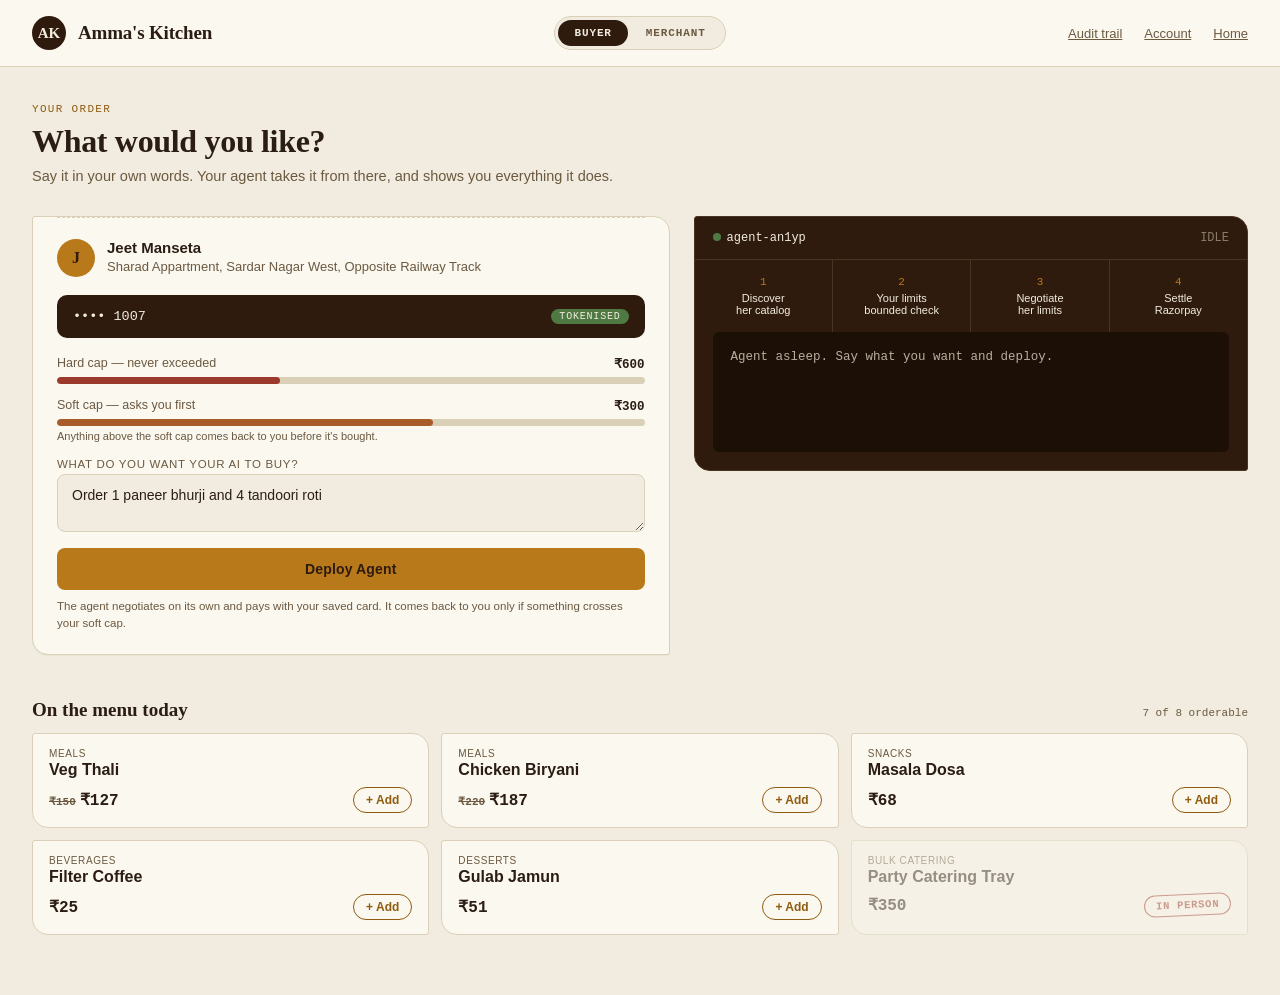
<file: amma-kitchen-agent/design/reference_mockup_chit_retired.html>
<!DOCTYPE html>
<html lang="en">
<head>
<meta charset="UTF-8">
<meta name="viewport" content="width=device-width, initial-scale=1">
<title>Amma's Kitchen — Design Direction</title>
<style>
  :root{
    --paper:#F1ECDF;
    --paper-card:#FBF8F0;
    --paper-border:#DAD0B8;
    --ink:#2B1D14;
    --ink-soft:#6B5940;
    --coffee:#2E1B0E;
    --coffee-2:#1C0F06;
    --coffee-border:#4A3320;
    --gold:#B8791A;
    --gold-deep:#8F5C10;
    --leaf:#4F7942;
    --rust:#A85C2A;
    --brick:#9B3A2C;
    --steel:#5C7A8A;
    --radius-chit: 3px 16px 3px 16px;
    --font-display: Georgia, 'Iowan Old Style', Charter, 'Times New Roman', serif;
    --font-body: -apple-system, BlinkMacSystemFont, 'Segoe UI', Roboto, sans-serif;
    --font-mono: ui-monospace, 'SF Mono', 'Cascadia Mono', Consolas, 'Liberation Mono', monospace;
  }
  *{box-sizing:border-box;}
  body{
    margin:0; background:var(--paper); color:var(--ink);
    font-family:var(--font-body);
    -webkit-font-smoothing:antialiased;
  }
  a{color:inherit;}

  /* ---------- topbar ---------- */
  .topbar{
    display:flex; align-items:center; justify-content:space-between;
    padding:16px 32px; border-bottom:1px solid var(--paper-border);
    background:var(--paper-card);
  }
  .brand{ display:flex; align-items:center; gap:12px; }
  .brand-mark{
    width:34px;height:34px;border-radius:50%;
    background:var(--coffee);
    display:flex;align-items:center;justify-content:center;
    color:var(--paper); font-family:var(--font-display); font-weight:700; font-size:15px;
    flex-shrink:0;
  }
  .brand-name{ font-family:var(--font-display); font-weight:700; font-size:19px; letter-spacing:-0.01em; }
  .role-toggle{
    display:flex; background:var(--paper); border:1px solid var(--paper-border);
    border-radius:999px; padding:3px; gap:2px;
  }
  .role-toggle button{
    font-family:var(--font-mono); font-size:11px; text-transform:uppercase; letter-spacing:0.08em;
    border:none; background:transparent; color:var(--ink-soft);
    padding:7px 16px; border-radius:999px; cursor:pointer; font-weight:600;
  }
  .role-toggle button.active{ background:var(--coffee); color:var(--paper); }
  .navlinks{ display:flex; gap:22px; font-size:13px; color:var(--ink-soft); }

  .view{ display:none; padding:36px 32px 60px; max-width:1320px; margin:0 auto; }
  .view.active{ display:block; }

  .page-head{ margin-bottom:28px; }
  .eyebrow{
    font-family:var(--font-mono); font-size:11px; text-transform:uppercase; letter-spacing:0.12em;
    color:var(--gold-deep); margin-bottom:8px;
  }
  h1{ font-family:var(--font-display); font-size:32px; margin:0 0 6px; letter-spacing:-0.01em; }
  .sub{ color:var(--ink-soft); font-size:14.5px; max-width:640px; line-height:1.5; }

  /* ---------- chit component (the signature element) ---------- */
  .chit{
    background:var(--paper-card);
    border:1px solid var(--paper-border);
    border-radius:var(--radius-chit);
    padding:22px 24px;
    position:relative;
    box-shadow:0 1px 0 rgba(43,29,20,0.04);
  }
  .chit::before{
    content:'';
    position:absolute; top:0; left:24px; right:24px; height:0;
    border-top:1.5px dashed var(--paper-border);
  }
  .stamp{
    display:inline-flex; align-items:center; gap:6px;
    font-family:var(--font-mono); text-transform:uppercase; letter-spacing:0.07em;
    font-size:10.5px; font-weight:700;
    padding:4px 11px; border-radius:999px;
    border:1.5px solid currentColor;
    transform:rotate(-2.5deg);
    white-space:nowrap;
  }
  .stamp.leaf{ color:var(--leaf); }
  .stamp.rust{ color:var(--rust); }
  .stamp.brick{ color:var(--brick); }
  .stamp.steel{ color:var(--steel); }
  .stamp.gold{ color:var(--gold-deep); }

  /* ================= BUYER VIEW ================= */
  .buyer-grid{ display:grid; grid-template-columns:1.15fr 1fr; gap:24px; align-items:start; }

  .field-label{ font-size:11.5px; color:var(--ink-soft); text-transform:uppercase; letter-spacing:0.06em; margin-bottom:4px; }
  .customer-row{ display:flex; gap:12px; align-items:flex-start; margin-bottom:18px; }
  .avatar{
    width:38px;height:38px;border-radius:50%; background:var(--gold); color:var(--coffee);
    display:flex;align-items:center;justify-content:center; font-weight:700; font-family:var(--font-display);
    flex-shrink:0;
  }
  .customer-name{ font-weight:600; font-size:15px; }
  .customer-addr{ font-size:13px; color:var(--ink-soft); margin-top:2px; line-height:1.4; }

  .card-file{
    background:var(--coffee); color:var(--paper);
    border-radius:10px; padding:14px 16px; display:flex; justify-content:space-between; align-items:center;
    font-family:var(--font-mono); font-size:13.5px; margin-bottom:18px;
  }
  .card-file .tag{ font-size:10px; letter-spacing:0.08em; background:var(--leaf); color:var(--paper); padding:2px 8px; border-radius:999px; text-transform:uppercase; }

  .gauge-wrap{ margin-bottom:14px; }
  .gauge-top{ display:flex; justify-content:space-between; font-size:12.5px; margin-bottom:5px; }
  .gauge-top .lbl{ color:var(--ink-soft); }
  .gauge-top .val{ font-family:var(--font-mono); font-weight:600; }
  .gauge{ height:7px; background:var(--paper-border); border-radius:999px; overflow:hidden; }
  .gauge > div{ height:100%; border-radius:999px; }
  .gauge.hard > div{ background:var(--brick); width:38%; }
  .gauge.soft > div{ background:var(--rust); width:64%; }
  .gauge-note{ font-size:11px; color:var(--ink-soft); margin-top:4px; }

  textarea.order-input{
    width:100%; font-family:var(--font-body); font-size:14px; padding:12px 14px;
    border:1px solid var(--paper-border); border-radius:8px; background:var(--paper);
    resize:vertical; min-height:56px; color:var(--ink);
  }
  .deploy-btn{
    width:100%; margin-top:12px; padding:13px; border:none; border-radius:8px;
    background:var(--gold); color:var(--coffee); font-weight:700; font-size:14px;
    cursor:pointer; letter-spacing:0.01em;
  }
  .deploy-note{ font-size:11.5px; color:var(--ink-soft); margin-top:8px; line-height:1.5; }

  /* agent console — "the machine speaking", integrated not alien */
  .agent-console{
    background:var(--coffee); border:1px solid var(--coffee-border); border-radius:var(--radius-chit);
    padding:0; overflow:hidden; color:var(--paper);
  }
  .agent-head{
    display:flex; justify-content:space-between; align-items:center;
    padding:14px 18px; border-bottom:1px solid var(--coffee-border);
    font-family:var(--font-mono); font-size:12px;
  }
  .agent-head .dot{ width:8px; height:8px; border-radius:50%; background:var(--leaf); display:inline-block; margin-right:6px; }
  .agent-steps{ display:flex; }
  .astep{ flex:1; text-align:center; padding:16px 8px; border-right:1px solid var(--coffee-border); font-size:11px; }
  .astep:last-child{ border-right:none; }
  .astep .n{ font-family:var(--font-mono); color:var(--gold); display:block; margin-bottom:4px; }
  .agent-screen{
    background:var(--coffee-2); margin:0 18px 18px; border-radius:6px; padding:18px;
    font-family:var(--font-mono); font-size:12.5px; color:#B8AFA0; min-height:120px;
  }

  .menu-section{ margin-top:26px; }
  .menu-head{ display:flex; justify-content:space-between; align-items:baseline; margin-bottom:12px; }
  .menu-head h3{ font-family:var(--font-display); font-size:19px; margin:0; }
  .menu-count{ font-family:var(--font-mono); font-size:11px; color:var(--ink-soft); }
  .menu-grid{ display:grid; grid-template-columns:repeat(3,1fr); gap:12px; }
  .dish{ background:var(--paper-card); border:1px solid var(--paper-border); border-radius:var(--radius-chit); padding:14px 16px; }
  .dish-cat{ font-size:10px; text-transform:uppercase; letter-spacing:0.06em; color:var(--ink-soft); }
  .dish-name{ font-weight:700; margin:2px 0 8px; }
  .dish-bottom{ display:flex; justify-content:space-between; align-items:center; }
  .dish-price{ font-family:var(--font-mono); font-weight:700; }
  .dish-strike{ font-size:11px; color:var(--ink-soft); text-decoration:line-through; margin-right:4px; }
  .add-btn{ border:1px solid var(--gold-deep); color:var(--gold-deep); background:transparent; border-radius:999px; padding:5px 12px; font-size:12px; font-weight:600; cursor:pointer; }
  .dish.muted{ opacity:0.45; }

  /* ================= MERCHANT VIEW (the board) ================= */
  #merchantView.active{ background:var(--coffee-2); }
  .board-stats{ display:flex; gap:14px; margin-bottom:26px; }
  .stat{ background:var(--coffee); border:1px solid var(--coffee-border); border-radius:10px; padding:14px 18px; color:var(--paper); flex:1; }
  .stat .num{ font-family:var(--font-display); font-size:24px; font-weight:700; }
  .stat .lbl{ font-family:var(--font-mono); font-size:10px; text-transform:uppercase; color:#9A8E7B; letter-spacing:0.05em; margin-top:2px; }

  .board-grid{ display:grid; grid-template-columns:1.3fr 1fr; gap:24px; align-items:start; }
  .pinboard{ position:relative; }
  .pin-title{ font-family:var(--font-display); font-size:20px; color:var(--paper); margin-bottom:16px; }
  .pin-title .muted{ color:#8A7C68; font-size:13px; font-family:var(--font-body); font-weight:400; }

  .pinned{
    background:var(--paper-card); border-radius:var(--radius-chit); padding:18px 20px;
    margin-bottom:22px; position:relative; box-shadow:0 14px 24px rgba(0,0,0,0.4);
  }
  .pinned.rot-l{ transform:rotate(-1.6deg); }
  .pinned.rot-r{ transform:rotate(1.3deg); }
  .pin-dot{
    position:absolute; top:-7px; left:32px; width:13px; height:13px; border-radius:50%;
    background:radial-gradient(circle at 32% 30%, #f0d68a, var(--gold-deep));
    box-shadow:0 2px 5px rgba(0,0,0,0.45);
  }
  .pin-row{ display:flex; justify-content:space-between; align-items:flex-start; margin-bottom:10px; }
  .pin-agent{ font-family:var(--font-mono); font-size:12px; color:var(--ink-soft); }
  .pin-cart{ font-size:14.5px; font-weight:600; margin-bottom:4px; }
  .pin-total{ font-family:var(--font-display); font-size:22px; font-weight:700; margin-top:6px; }
  .pin-reason{ font-size:12.5px; color:var(--ink-soft); margin-top:6px; line-height:1.4; }
  .pin-actions{ display:flex; gap:10px; margin-top:14px; }
  .pin-actions button{ flex:1; padding:9px; border-radius:7px; font-weight:700; font-size:13px; cursor:pointer; border:none; }
  .btn-yes{ background:var(--leaf); color:var(--paper-card); }
  .btn-no{ background:transparent; color:var(--brick); border:1.5px solid var(--brick) !important; }

  .phone{
    background:var(--coffee); border:1px solid var(--coffee-border); border-radius:20px;
    padding:16px; color:var(--paper);
  }
  .phone-head{ display:flex; align-items:center; gap:8px; font-size:12px; margin-bottom:12px; color:#B8AFA0; }
  .phone-head .dot{ width:7px; height:7px; border-radius:50%; background:var(--leaf); }
  .bubble{
    background:var(--coffee-2); border-radius:10px; padding:12px 14px; font-size:13px; line-height:1.5; margin-bottom:10px;
  }
  .bubble.out{ background:#22331D; }

  .log-strip{ margin-top:24px; }
  .log-row{
    display:grid; grid-template-columns:100px 1fr 90px 110px; align-items:center; gap:14px;
    padding:11px 4px; border-bottom:1px solid var(--coffee-border); font-size:12.5px; color:#C9BFA9;
  }
  .log-row .t{ font-family:var(--font-mono); color:#8A7C68; font-size:11px; }
  .log-row .amt{ font-family:var(--font-mono); text-align:right; font-weight:600; color:var(--paper); }

  .askpanel{
    background:var(--paper-card); border-radius:var(--radius-chit); padding:18px 20px; margin-top:22px;
  }
  .askpanel h4{ margin:0 0 4px; font-family:var(--font-display); font-size:16px; }
  .askpanel p{ font-size:12.5px; color:var(--ink-soft); margin:0 0 12px; line-height:1.4; }
  .tag-pill{ display:inline-flex; align-items:center; gap:8px; background:var(--paper); border:1px solid var(--paper-border); border-radius:999px; padding:5px 12px 5px 12px; font-size:12.5px; margin-right:8px; }
  .tag-pill .count{ background:var(--rust); color:var(--paper-card); border-radius:999px; padding:1px 7px; font-size:11px; font-weight:700; }
</style>
</head>
<body>

  <div class="topbar">
    <div class="brand">
      <div class="brand-mark">AK</div>
      <div class="brand-name">Amma's Kitchen</div>
    </div>
    <div class="role-toggle">
      <button class="active" onclick="showView('buyer', this)">Buyer</button>
      <button onclick="showView('merchant', this)">Merchant</button>
    </div>
    <div class="navlinks"><a href="#">Audit trail</a><a href="#">Account</a><a href="#">Home</a></div>
  </div>

  <!-- ============ BUYER VIEW ============ -->
  <div class="view active" id="buyerView">
    <div class="page-head">
      <div class="eyebrow">Your order</div>
      <h1>What would you like?</h1>
      <div class="sub">Say it in your own words. Your agent takes it from there, and shows you everything it does.</div>
    </div>

    <div class="buyer-grid">
      <div>
        <div class="chit" style="margin-bottom:18px;">
          <div class="customer-row">
            <div class="avatar">J</div>
            <div>
              <div class="customer-name">Jeet Manseta</div>
              <div class="customer-addr">Sharad Appartment, Sardar Nagar West, Opposite Railway Track</div>
            </div>
          </div>
          <div class="card-file">
            <span>•••• 1007</span>
            <span class="tag">Tokenised</span>
          </div>
          <div class="gauge-wrap">
            <div class="gauge-top"><span class="lbl">Hard cap — never exceeded</span><span class="val">₹600</span></div>
            <div class="gauge hard"><div></div></div>
          </div>
          <div class="gauge-wrap">
            <div class="gauge-top"><span class="lbl">Soft cap — asks you first</span><span class="val">₹300</span></div>
            <div class="gauge soft"><div></div></div>
            <div class="gauge-note">Anything above the soft cap comes back to you before it's bought.</div>
          </div>
          <div class="field-label" style="margin-top:16px;">What do you want your AI to buy?</div>
          <textarea class="order-input">Order 1 paneer bhurji and 4 tandoori roti</textarea>
          <button class="deploy-btn">Deploy Agent</button>
          <div class="deploy-note">The agent negotiates on its own and pays with your saved card. It comes back to you only if something crosses your soft cap.</div>
        </div>
      </div>

      <div class="agent-console">
        <div class="agent-head">
          <span><span class="dot"></span>agent-an1yp</span>
          <span style="color:#8A7C68;">IDLE</span>
        </div>
        <div class="agent-steps">
          <div class="astep"><span class="n">1</span>Discover<br>her catalog</div>
          <div class="astep"><span class="n">2</span>Your limits<br>bounded check</div>
          <div class="astep"><span class="n">3</span>Negotiate<br>her limits</div>
          <div class="astep"><span class="n">4</span>Settle<br>Razorpay</div>
        </div>
        <div class="agent-screen">Agent asleep. Say what you want and deploy.</div>
      </div>
    </div>

    <div class="menu-section">
      <div class="menu-head">
        <h3>On the menu today</h3>
        <span class="menu-count">7 of 8 orderable</span>
      </div>
      <div class="menu-grid">
        <div class="dish">
          <div class="dish-cat">Meals</div>
          <div class="dish-name">Veg Thali</div>
          <div class="dish-bottom"><span class="dish-price"><span class="dish-strike">₹150</span>₹127</span><button class="add-btn">+ Add</button></div>
        </div>
        <div class="dish">
          <div class="dish-cat">Meals</div>
          <div class="dish-name">Chicken Biryani</div>
          <div class="dish-bottom"><span class="dish-price"><span class="dish-strike">₹220</span>₹187</span><button class="add-btn">+ Add</button></div>
        </div>
        <div class="dish">
          <div class="dish-cat">Snacks</div>
          <div class="dish-name">Masala Dosa</div>
          <div class="dish-bottom"><span class="dish-price">₹68</span><button class="add-btn">+ Add</button></div>
        </div>
        <div class="dish">
          <div class="dish-cat">Beverages</div>
          <div class="dish-name">Filter Coffee</div>
          <div class="dish-bottom"><span class="dish-price">₹25</span><button class="add-btn">+ Add</button></div>
        </div>
        <div class="dish">
          <div class="dish-cat">Desserts</div>
          <div class="dish-name">Gulab Jamun</div>
          <div class="dish-bottom"><span class="dish-price">₹51</span><button class="add-btn">+ Add</button></div>
        </div>
        <div class="dish muted">
          <div class="dish-cat">Bulk catering</div>
          <div class="dish-name">Party Catering Tray</div>
          <div class="dish-bottom"><span class="dish-price">₹350</span><span class="stamp brick">In person</span></div>
        </div>
      </div>
    </div>
  </div>

  <!-- ============ MERCHANT VIEW ============ -->
  <div class="view" id="merchantView">
    <div class="page-head">
      <div class="eyebrow" style="color:var(--gold);">Orders needing your decision</div>
      <h1 style="color:var(--paper);">The board</h1>
      <div class="sub" style="color:#A69B87;">These are the ones the system refused to decide on its own. Everything else already cleared inside the bounds you set, or was refused outright before it ever reached Razorpay.</div>
    </div>

    <div class="board-stats">
      <div class="stat"><div class="num">₹0</div><div class="lbl">Today's revenue</div></div>
      <div class="stat"><div class="num">59</div><div class="lbl">Active agents</div></div>
      <div class="stat"><div class="num" style="color:var(--rust);">1</div><div class="lbl">Waiting on you</div></div>
    </div>

    <div class="board-grid">
      <div class="pinboard">
        <div class="pin-title">Waiting on you <span class="muted">— 1 pinned</span></div>
        <div class="pinned rot-l">
          <div class="pin-dot"></div>
          <div class="pin-row">
            <div><div class="pin-agent">agent-an1yp</div><div class="pin-cart">2× Veg Thali</div></div>
            <span class="stamp rust">Escalate</span>
          </div>
          <div class="pin-total">₹480</div>
          <div class="pin-reason">Over your ₹400 confirm threshold. Payment already captured — reject and it refunds automatically.</div>
          <div class="pin-actions">
            <button class="btn-yes">Accept</button>
            <button class="btn-no" style="border:1.5px solid var(--brick);">Reject</button>
          </div>
        </div>

        <div class="askpanel">
          <h4>Asked for, but not on your menu</h4>
          <p>Requests an agent brought you that you don't currently sell. Worth knowing before you decide what to cook next.</p>
          <span class="tag-pill">2 pizzas <span class="count">3</span></span>
          <span class="tag-pill">Filter coffee — cold <span class="count">1</span></span>
        </div>
      </div>

      <div>
        <div class="phone">
          <div class="phone-head"><span class="dot"></span>Amma's Kitchen bot · WhatsApp preview</div>
          <div class="bubble">Your agent wants to order 2× Veg Thali for ₹480. That's above the ₹400 you asked to be checked on.</div>
          <div class="bubble out">Reply YES to go ahead, or NO to cancel.</div>
        </div>

        <div class="log-strip">
          <div class="log-row" style="color:#8A7C68; font-family:var(--font-mono); font-size:10.5px;">
            <span>TIME</span><span>CART</span><span>TOTAL</span><span style="text-align:right;">DECISION</span>
          </div>
          <div class="log-row"><span class="t">05:12</span><span>2× Veg Thali</span><span class="amt">₹330</span><span class="stamp leaf" style="justify-self:end;">Approve</span></div>
          <div class="log-row"><span class="t">05:08</span><span>1× Masala Dosa</span><span class="amt">₹68</span><span class="stamp leaf" style="justify-self:end;">Approve</span></div>
          <div class="log-row"><span class="t">04:36</span><span>1× Party Tray</span><span class="amt">₹350</span><span class="stamp brick" style="justify-self:end;">Refused</span></div>
          <div class="log-row"><span class="t">04:21</span><span>1× Paneer Bhurji, 5× Roti</span><span class="amt">₹400</span><span class="stamp gold" style="justify-self:end;">Paid</span></div>
        </div>
      </div>
    </div>
  </div>

<script>
  function showView(name, btn){
    document.getElementById('buyerView').classList.toggle('active', name==='buyer');
    document.getElementById('merchantView').classList.toggle('active', name==='merchant');
    btn.parentElement.querySelectorAll('button').forEach(b=>b.classList.remove('active'));
    btn.classList.add('active');
  }
</script>
</body>
</html>
</file>
